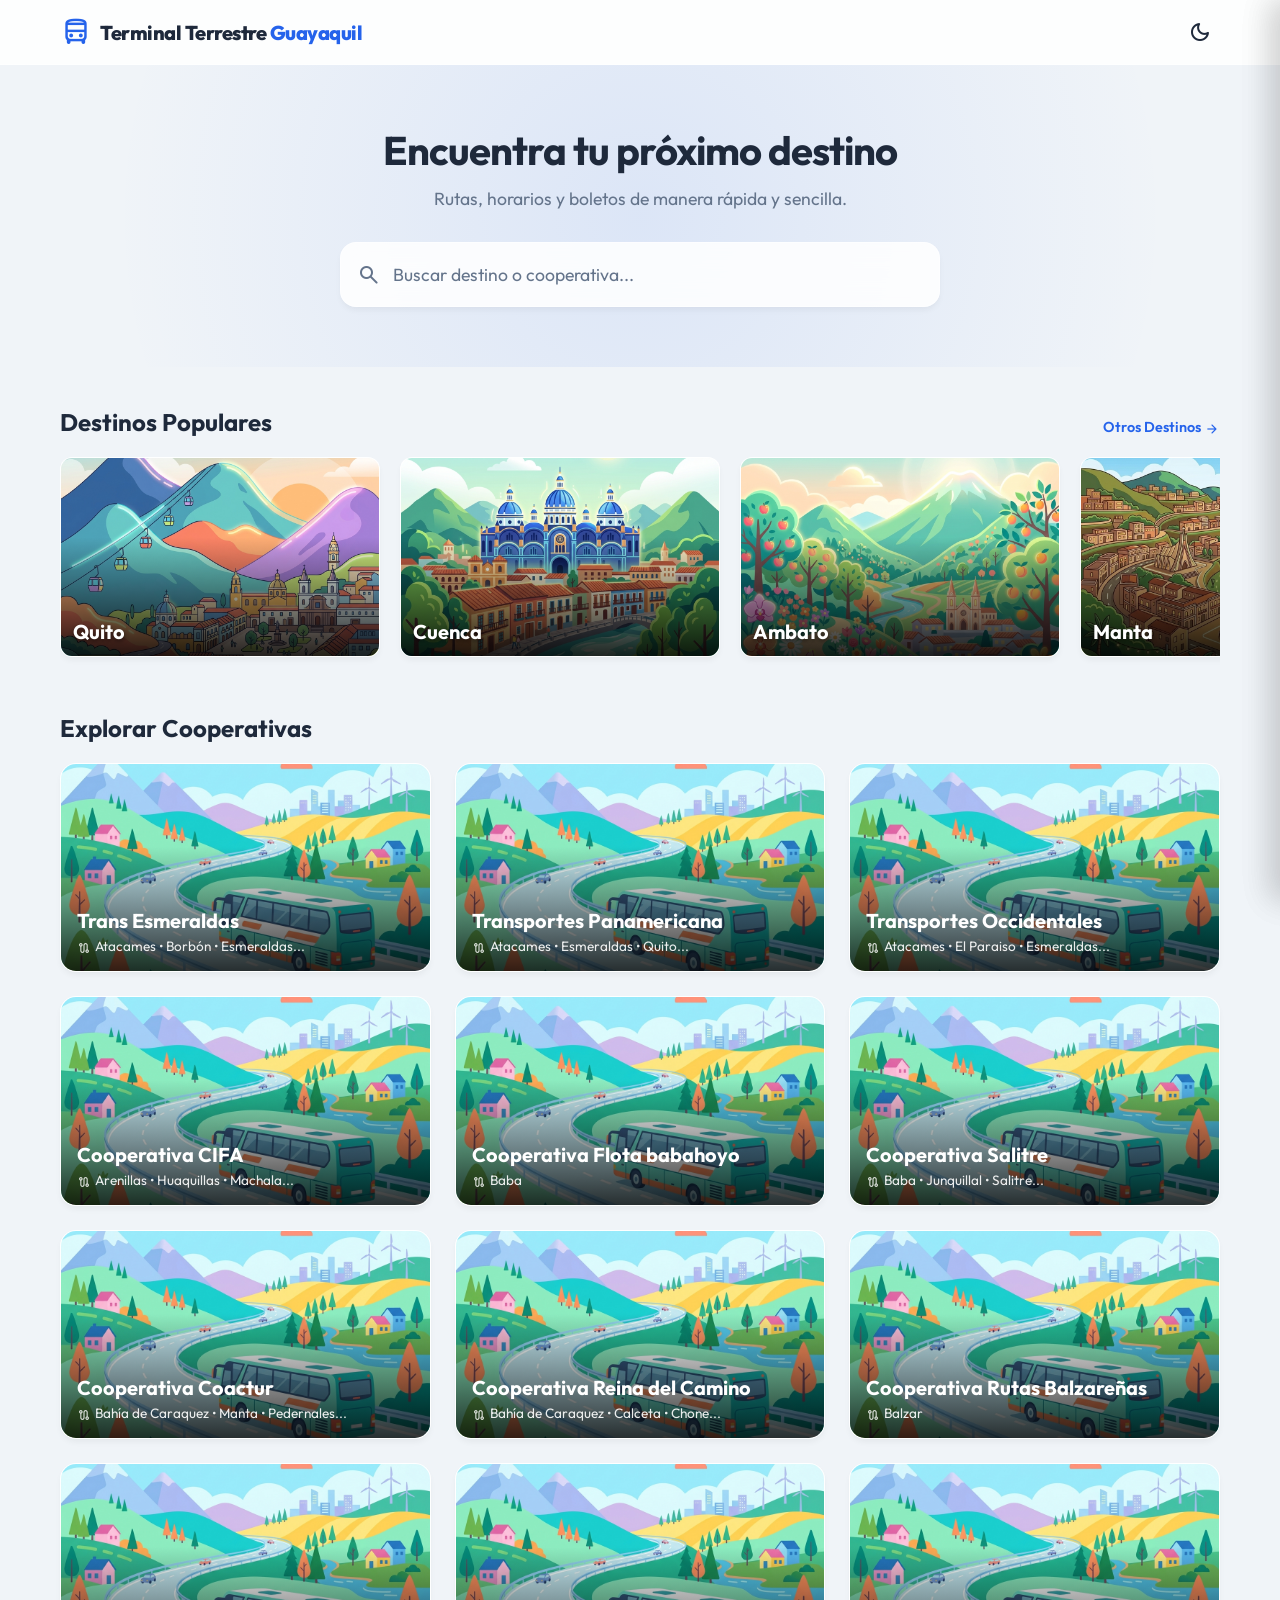
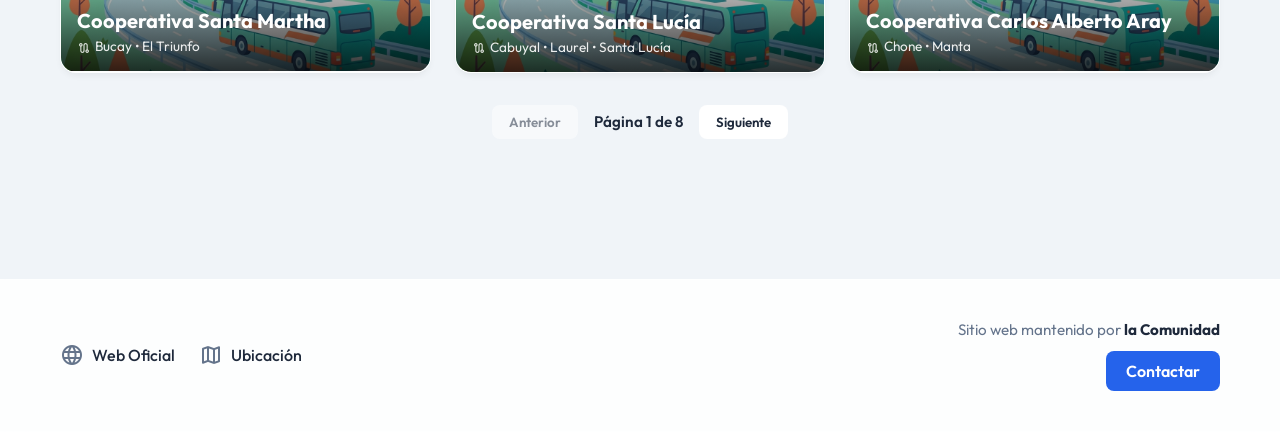
<file: index.html>
<!DOCTYPE html>
<html lang="es">
<head>
  <meta charset="utf-8"/>
  <meta name="viewport" content="width=device-width, initial-scale=1.0"/>
  <link rel="icon" href="data:image/svg+xml,<svg xmlns=%22http://www.w3.org/2000/svg%22 viewBox=%220 0 100 100%22><text y=%22.9em%22 font-size=%2290%22>🚌</text></svg>">
  <title>Terminal Terrestre Guayaquil</title>
  
  <meta name="description" content="Descubre cooperativas, horarios y rutas de viaje en el Terminal Terrestre Guayaquil.">
  
  <link rel="preconnect" href="https://fonts.googleapis.com">
  <link rel="preconnect" href="https://fonts.gstatic.com" crossorigin>
  <link href="https://fonts.googleapis.com/css2?family=Outfit:wght@300;400;500;600;700;800&display=swap" rel="stylesheet">
  <link href="https://fonts.googleapis.com/css2?family=Material+Symbols+Rounded:opsz,wght,FILL,GRAD@24,400,1,0" rel="stylesheet" />

  <link rel="stylesheet" href="css/styles.css">
</head>
<body class="theme-transition">
  <!-- Navbar -->
  <nav class="navbar glass">
    <div class="nav-content container">
      <div class="logo">
        <span class="material-symbols-rounded logo-icon">directions_bus</span>
        <h1>Terminal Terrestre <span class="accent-text">Guayaquil</span></h1>
      </div>
      <button id="theme-toggle" class="icon-btn" aria-label="Cambiar tema">
        <span class="material-symbols-rounded dark-icon">dark_mode</span>
        <span class="material-symbols-rounded light-icon hidden">light_mode</span>
      </button>
    </div>
  </nav>

  <!-- Hero Section -->
  <header class="hero">
    <div class="hero-bg"></div>
    <div class="container hero-content">
      <h2 class="hero-title">Encuentra tu próximo destino</h2>
      <p class="hero-subtitle">Rutas, horarios y boletos de manera rápida y sencilla.</p>
      
      <div class="search-box glass-card">
        <span class="material-symbols-rounded search-icon">search</span>
        <input type="text" id="search-input" placeholder="Buscar destino o cooperativa..." autocomplete="off">
      </div>
    </div>
  </header>

  <!-- Main Content -->
  <main class="container">
    <!-- Quick Filters -->
    <section class="section">
      <div class="section-header">
        <h3>Destinos Populares</h3>
        <button class="btn-text" id="btn-open-dests">Otros Destinos <span class="material-symbols-rounded" style="font-size:16px;vertical-align:middle;">arrow_forward</span></button>
      </div>
      <div class="dest-hero-grid">
        <div class="dest-hero-card glass-card" data-dest="Quito">
          <img src="assets/quito.png" alt="Quito">
          <div class="dest-hero-overlay"><h3>Quito</h3></div>
        </div>
        <div class="dest-hero-card glass-card" data-dest="Cuenca">
          <img src="assets/cuenca.png" alt="Cuenca">
          <div class="dest-hero-overlay"><h3>Cuenca</h3></div>
        </div>
        <div class="dest-hero-card glass-card" data-dest="Ambato">
          <img src="assets/ambato.png" alt="Ambato">
          <div class="dest-hero-overlay"><h3>Ambato</h3></div>
        </div>
        <div class="dest-hero-card glass-card" data-dest="Manta">
          <img src="assets/manta.png" alt="Manta">
          <div class="dest-hero-overlay"><h3>Manta</h3></div>
        </div>
      </div>
    </section>

    <!-- Results Grid -->
    <section class="section pb-xl">
      <div class="section-header">
        <h3>Explorar Cooperativas</h3>
      </div>
      <div id="no-results" class="empty-state hidden">
        <span class="material-symbols-rounded empty-icon">location_off</span>
        <p>No encontramos cooperativas para tu búsqueda.</p>
      </div>
      <div id="filter-indicator" class="hidden" style="display: flex; flex-wrap: wrap; justify-content: space-between; align-items: center; margin-bottom: 24px; padding: 12px 20px; border-radius: 12px; background: var(--bg-secondary); border: 1px solid var(--glass-border);">
        <span class="filter-text" style="font-size: 1.05rem; color: var(--text-primary);"></span>
        <button class="btn-text" id="btn-clear-main-filter" style="color: var(--text-secondary); font-weight: 500; display:flex; align-items:center; gap: 4px;"><span class="material-symbols-rounded" style="font-size:18px;">close</span>Limpiar filtros</button>
      </div>

      <div class="coop-grid" id="cooperativas-grid">
        <!-- Rendered by JS -->
      </div>
      <!-- Pagination -->
      <div class="pagination" id="pagination-controls"></div>
    </section>
  </main>

  <!-- Footer -->
  <footer class="footer glass">
    <div class="container footer-content">
      <div class="footer-links">
        <a href="https://ttg.ec/" target="_blank" rel="noopener" class="footer-link">
          <span class="material-symbols-rounded">language</span> Web Oficial
        </a>
        <a href="https://maps.app.goo.gl/e5bZxDLPYpLdcUAu5" target="_blank" rel="noopener" class="footer-link">
          <span class="material-symbols-rounded">map</span> Ubicación
        </a>
      </div>
      <div class="footer-credit">
        <p>Sitio web mantenido por <strong>la Comunidad</strong></p>
        <a href="mailto:franciscomujica.01@gmail.com" class="btn-contact">Contactar</a>
      </div>
    </div>
  </footer>

  <!-- Sliding Details Panel -->
  <div class="overlay" id="panel-overlay"></div>
  <aside class="side-panel" id="side-panel">
    <div class="panel-header glass">
      <button class="icon-btn" id="btn-close-panel" aria-label="Cerrar detalles">
        <span class="material-symbols-rounded">close</span>
      </button>
      <h3 class="panel-title" id="panel-coop-name">Nombre Cooperativa</h3>
    </div>
    <div class="panel-content" id="panel-content">
      <!-- Banner -->
      <div class="panel-banner">
        <img src="assets/bus-placeholder-light.png" alt="Cooperativa" loading="lazy">
        <div class="panel-banner-overlay">
          <span class="badge" id="panel-boleteria">Boletería #</span>
        </div>
      </div>
      <!-- Body details -->
      <div class="panel-body">
        
        <div class="info-section">
          <h4><span class="material-symbols-rounded">route</span> Rutas Principales</h4>
          <div class="route-tags" id="panel-destinations">
            <!-- Rendered by JS -->
          </div>
        </div>

        <div class="info-section">
          <h4><span class="material-symbols-rounded">schedule</span> Horarios de Salida</h4>
          <div class="time-grid" id="panel-schedules">
            <!-- Rendered by JS -->
          </div>
        </div>

        <div class="info-section">
          <h4><span class="material-symbols-rounded">contact_support</span> Contacto</h4>
          <ul class="contact-list" id="panel-contact">
            <!-- Rendered by JS -->
          </ul>
        </div>
        
      </div>
    </div>
  </aside>

  <!-- All Destinations Panel -->
  <aside class="side-panel" id="dest-panel">
    <div class="panel-header glass">
      <button class="icon-btn" id="btn-close-dest-panel" aria-label="Cerrar panel">
        <span class="material-symbols-rounded">close</span>
      </button>
      <h3 class="panel-title">Todos los Destinos</h3>
    </div>
    <div class="panel-content" style="padding: 24px; padding-top: 80px;">
      <button class="btn-text" id="btn-clear-filters" style="margin-bottom: 20px;">Mostrar todas las cooperativas</button>
      <div class="destinations-grid" id="destinations-grid">
        <!-- Rendered by JS -->
      </div>
    </div>
  </aside>

  <script src="js/app.js"></script>
</body>
</html>
</file>
<file: css/styles.css>
:root {
  /* Light Theme Variables */
  --bg-primary: #f0f4f8;
  --bg-secondary: #ffffff;
  --bg-panel: #ffffff;
  --text-primary: #1e293b;
  --text-secondary: #64748b;
  --accent: #2563eb;
  --accent-hover: #1d4ed8;
  --card-bg: rgba(255, 255, 255, 0.85);
  --glass-border: rgba(255, 255, 255, 0.5);
  --shadow-sm: 0 4px 6px -1px rgba(0, 0, 0, 0.05);
  --shadow-md: 0 10px 15px -3px rgba(0, 0, 0, 0.1);
  --panel-shadow: -10px 0 30px rgba(0,0,0,0.1);
}

[data-theme="dark"] {
  /* Dark Theme Variables */
  --bg-primary: #0f172a;
  --bg-secondary: #1e293b;
  --bg-panel: #1e293b;
  --text-primary: #f8fafc;
  --text-secondary: #94a3b8;
  --accent: #3b82f6;
  --accent-hover: #60a5fa;
  --card-bg: rgba(30, 41, 59, 0.7);
  --glass-border: rgba(255, 255, 255, 0.1);
  --shadow-sm: 0 4px 6px -1px rgba(0, 0, 0, 0.2);
  --shadow-md: 0 10px 25px -3px rgba(0, 0, 0, 0.3);
  --panel-shadow: -10px 0 30px rgba(0,0,0,0.5);
}

* {
  box-sizing: border-box;
  margin: 0;
  padding: 0;
  font-family: 'Outfit', sans-serif;
}

body {
  background-color: var(--bg-primary);
  color: var(--text-primary);
  min-height: 100vh;
  overflow-x: hidden;
}

.theme-transition {
  transition: background-color 0.3s ease, color 0.3s ease;
}

/* Typography */
h1, h2, h3, h4 { font-weight: 700; }
a { color: var(--accent); text-decoration: none; transition: color 0.2s; }
a:hover { color: var(--accent-hover); }

/* Layout Utilities */
.container {
  max-width: 1200px;
  margin: 0 auto;
  padding: 0 20px;
}
.pb-xl { padding-bottom: 80px; }
.hidden { display: none !important; }

/* Effects */
.glass {
  background: var(--card-bg);
  backdrop-filter: blur(16px);
  -webkit-backdrop-filter: blur(16px);
  border-bottom: 1px solid var(--glass-border);
}
.glass-card {
  background: var(--card-bg);
  backdrop-filter: blur(12px);
  -webkit-backdrop-filter: blur(12px);
  border: 1px solid var(--glass-border);
  border-radius: 16px;
  box-shadow: var(--shadow-sm);
}

/* Navbar */
.navbar {
  position: sticky;
  top: 0;
  z-index: 50;
  padding: 12px 0;
}
.nav-content {
  display: flex;
  justify-content: space-between;
  align-items: center;
}
.logo {
  display: flex;
  align-items: center;
  gap: 8px;
}
.logo-icon {
  font-size: 32px;
  color: var(--accent);
}
.logo h1 {
  font-size: 1.25rem;
  font-weight: 800;
  margin: 0;
  letter-spacing: -0.5px;
}
.accent-text { color: var(--accent); }

.icon-btn {
  background: transparent;
  border: none;
  color: var(--text-primary);
  cursor: pointer;
  padding: 8px;
  border-radius: 50%;
  display: grid;
  place-items: center;
  transition: background 0.2s;
}
.icon-btn:hover { background: rgba(150, 150, 150, 0.1); }

/* Hero */
.hero {
  position: relative;
  padding: 60px 0;
  text-align: center;
  overflow: hidden;
}
.hero-bg {
  position: absolute;
  top: -50%; left: -50%; width: 200%; height: 200%;
  background: radial-gradient(circle at center, var(--accent) 0%, transparent 40%);
  opacity: 0.1;
  pointer-events: none;
}
.hero-content {
  position: relative;
  z-index: 10;
}
.hero-title {
  font-size: 2.5rem;
  margin-bottom: 12px;
  letter-spacing: -1px;
}
.hero-subtitle {
  font-size: 1.1rem;
  color: var(--text-secondary);
  margin-bottom: 32px;
}

/* Search */
.search-box {
  display: flex;
  align-items: center;
  max-width: 600px;
  margin: 0 auto;
  padding: 8px 16px;
  transition: box-shadow 0.3s, transform 0.3s;
}
.search-box:focus-within {
  box-shadow: var(--shadow-md);
  transform: translateY(-2px);
  border-color: var(--accent);
}
.search-icon { color: var(--text-secondary); font-size: 24px; margin-right: 12px; }
.search-box input {
  flex: 1;
  background: transparent;
  border: none;
  padding: 12px 0;
  font-size: 1.1rem;
  color: var(--text-primary);
  outline: none;
}
.search-box input::placeholder { color: var(--text-secondary); }

/* Sections */
.section { margin-top: 40px; }
.section-header {
  display: flex;
  justify-content: space-between;
  align-items: flex-end;
  margin-bottom: 20px;
}
.section-header h3 { font-size: 1.5rem; color: var(--text-primary); }
.btn-text {
  background: none; border: none; color: var(--accent);
  font-weight: 600; cursor: pointer; font-size: 0.9rem;
}
.btn-text:hover { text-decoration: underline; }

/* Destinations Filter (Old/Secondary) */
.destinations-grid {
  display: grid;
  grid-template-columns: repeat(auto-fill, minmax(100px, 1fr));
  gap: 16px;
}
.no-scrollbar::-webkit-scrollbar { display: none; }
.no-scrollbar { -ms-overflow-style: none; scrollbar-width: none; }

/* Popular Destinations (Hero Cards) */
.dest-hero-grid {
  display: flex;
  overflow-x: auto;
  gap: 20px;
  padding: 8px 4px 16px 4px;
  margin-top: -8px;
  scroll-snap-type: x mandatory;
}
.dest-hero-grid::-webkit-scrollbar { display: none; }
.dest-hero-grid { -ms-overflow-style: none; scrollbar-width: none; }

.dest-hero-card {
  position: relative;
  width: 320px;
  height: 200px;
  border-radius: 12px;
  flex: 0 0 auto;
  scroll-snap-align: start;
  overflow: hidden;
  cursor: pointer;
  transition: transform 0.3s, box-shadow 0.3s;
  padding: 0;
}
.dest-hero-card:hover { transform: translateY(-5px); box-shadow: var(--shadow-md); border-color: var(--accent); }
.dest-hero-card.active { border: 2px solid var(--accent); }
.dest-hero-card img {
  width: 100%; height: 100%;
  object-fit: cover;
  transition: transform 0.5s;
}
.dest-hero-card:hover img { transform: scale(1.05); }
.dest-hero-overlay {
  position: absolute;
  inset: 0;
  background: linear-gradient(to top, rgba(0,0,0,0.85) 0%, transparent 60%);
  display: flex;
  align-items: flex-end;
  padding: 12px;
}
.dest-hero-overlay h3 { color: #fff; font-size: 1.25rem; margin: 0; z-index: 2; text-shadow: 0 2px 4px rgba(0,0,0,0.5);}

.dest-card {
  flex: 0 0 auto;
  display: flex;
  flex-direction: column;
  align-items: center;
  gap: 12px;
  padding: 16px;
  border: none;
  cursor: pointer;
  min-width: 100px;
  transition: transform 0.2s, background 0.2s;
  background: var(--card-bg);
}
.dest-card:hover { transform: translateY(-4px); }
.dest-card.active { border-color: var(--accent); background: rgba(37, 99, 235, 0.1); }

.dest-icon {
  width: 50px; height: 50px;
  border-radius: 12px;
  background: rgba(37, 99, 235, 0.1);
  color: var(--accent);
  display: grid;
  place-items: center;
}
.dest-card.active .dest-icon { background: var(--accent); color: #fff; }
.dest-name { font-weight: 600; color: var(--text-primary); font-size: 0.9rem; }

/* Grid */
.coop-grid {
  display: grid;
  grid-template-columns: repeat(auto-fill, minmax(280px, 1fr));
  gap: 24px;
}

.coop-card {
  display: block;
  cursor: pointer;
  overflow: hidden;
  position: relative;
  transition: transform 0.3s, box-shadow 0.3s;
  padding: 0;
  text-align: left;
}
.coop-card:hover {
  transform: translateY(-5px);
  box-shadow: var(--shadow-md);
}

.card-img-wrapper {
  position: relative;
  width: 100%;
  aspect-ratio: 16/9;
  overflow: hidden;
}
.card-img {
  width: 100%; height: 100%;
  object-fit: cover;
  transition: transform 0.5s;
}
.coop-card:hover .card-img { transform: scale(1.05); }

.card-overlay {
  position: absolute;
  inset: 0;
  background: linear-gradient(to top, rgba(0,0,0,0.8) 0%, transparent 60%);
}

.card-content {
  position: absolute;
  bottom: 0; left: 0; right: 0;
  padding: 16px;
  color: #fff;
  z-index: 2;
}

.card-title { font-size: 1.25rem; font-weight: 700; margin-bottom: 4px; }
.card-routes { font-size: 0.85rem; opacity: 0.9; white-space: nowrap; overflow: hidden; text-overflow: ellipsis; display: block;}

.badge {
  position: absolute;
  top: 12px; right: 12px;
  background: var(--accent);
  color: #fff;
  padding: 4px 10px;
  border-radius: 20px;
  font-size: 0.75rem;
  font-weight: 700;
  box-shadow: 0 2px 4px rgba(0,0,0,0.2);
  z-index: 2;
}

/* Empty State */
.empty-state {
  text-align: center;
  padding: 60px 20px;
  color: var(--text-secondary);
}
.empty-icon { font-size: 64px; margin-bottom: 16px; opacity: 0.5; }

/* Side Panel */
.overlay {
  position: fixed; inset: 0;
  background: rgba(0, 0, 0, 0.5);
  backdrop-filter: blur(4px);
  -webkit-backdrop-filter: blur(4px);
  z-index: 90;
  opacity: 0; visibility: hidden;
  transition: opacity 0.3s;
}
.overlay.active { opacity: 1; visibility: visible; }

.side-panel {
  position: fixed;
  top: 0; right: 0; bottom: 0;
  width: 100%; max-width: 450px;
  background: var(--bg-panel);
  z-index: 100;
  box-shadow: var(--panel-shadow);
  transform: translateX(100%);
  transition: transform 0.4s cubic-bezier(0.16, 1, 0.3, 1);
  display: flex; flex-direction: column;
}
.side-panel.open { transform: translateX(0); }

.panel-header {
  display: flex; align-items: center; gap: 16px;
  padding: 16px 20px;
  position: absolute; top: 0; left: 0; right: 0;
  z-index: 10;
}
.panel-title { font-size: 1.25rem; white-space: nowrap; overflow: hidden; text-overflow: ellipsis; flex: 1; margin:0;}

.panel-content {
  flex: 1;
  overflow-y: auto;
  padding-bottom: 40px;
}

.panel-banner {
  position: relative;
  width: 100%; aspect-ratio: 4/3;
}
.panel-banner img { width: 100%; height: 100%; object-fit: cover; }
.panel-banner-overlay {
  position: absolute; bottom: 0; left: 0; right: 0;
  height: 50%;
  background: linear-gradient(to top, var(--bg-panel) 0%, transparent 100%);
}

.panel-body { padding: 0 24px; position:relative; top: -20px; z-index: 5;}

.info-section { margin-bottom: 32px; }
.info-section h4 {
  font-size: 1.1rem; color: var(--text-primary);
  display: flex; align-items: center; gap: 8px;
  margin-bottom: 16px;
  padding-bottom: 8px; border-bottom: 1px solid var(--glass-border);
}
.info-section h4 span { color: var(--accent); }

.route-tags { display: flex; flex-wrap: wrap; gap: 8px; }
.route-tag {
  background: var(--bg-primary); border: 1px solid var(--glass-border);
  padding: 6px 12px; border-radius: 20px; font-size: 0.85rem; font-weight: 500;
}

.time-grid { display: grid; grid-template-columns: repeat(auto-fill, minmax(80px, 1fr)); gap: 10px; }
.time-chip {
  background: rgba(37, 99, 235, 0.05); border: 1px solid rgba(37, 99, 235, 0.2);
  color: var(--accent); font-weight: 600; text-align: center;
  padding: 8px; border-radius: 8px; font-size: 0.9rem;
}

.contact-list { list-style: none; display: flex; flex-direction: column; gap: 12px; }
.contact-item { display: flex; align-items: center; gap: 12px; font-size: 0.95rem; }
.contact-icon { color: var(--accent); }

/* Footer */
.footer {
  margin-top: 60px;
  padding: 40px 0;
  border-top: 1px solid var(--glass-border);
}
.footer-content {
  display: flex;
  flex-wrap: wrap;
  justify-content: space-between;
  align-items: center;
  gap: 24px;
}
.footer-links {
  display: flex;
  gap: 24px;
}
.footer-link {
  display: flex;
  align-items: center;
  gap: 8px;
  color: var(--text-primary);
  font-weight: 500;
  transition: color 0.3s;
}
.footer-link:hover { color: var(--accent); }
.footer-link span { color: var(--text-secondary); }

.footer-credit {
  display: flex;
  flex-direction: column;
  align-items: flex-end;
  gap: 12px;
}
.footer-credit p {
  color: var(--text-secondary);
  font-size: 0.95rem;
}
.footer-credit strong { color: var(--text-primary); }

.btn-contact {
  display: inline-block;
  background: var(--accent);
  color: #fff;
  padding: 10px 20px;
  border-radius: 8px;
  font-weight: 600;
  text-decoration: none;
  transition: background 0.3s, transform 0.2s;
}
.btn-contact:hover {
  background: var(--accent-hover);
  color: #fff;
  transform: translateY(-2px);
}

/* Pagination */
.pagination {
  display: flex;
  justify-content: center;
  align-items: center;
  gap: 16px;
  margin-top: 32px;
}
.btn-page {
  padding: 8px 16px;
  border-radius: 8px;
  font-weight: 600;
  border: 1px solid var(--glass-border);
  background: var(--bg-secondary);
  color: var(--text-primary);
  cursor: pointer;
  transition: background 0.2s, color 0.2s;
}
.btn-page:hover:not(:disabled) {
  background: var(--accent);
  color: #fff;
  border-color: var(--accent);
}
.btn-page:disabled {
  opacity: 0.5;
  cursor: not-allowed;
}
.page-info {
  font-weight: 600;
  color: var(--text-primary);
  font-size: 0.95rem;
}

/* Responsive */
@media (max-width: 768px) {
  .dest-hero-card {
    width: 300px;
    max-width: 85vw;
  }
}

@media (max-width: 640px) {
  .hero-title { font-size: 2rem; }
  .coop-grid { grid-template-columns: 1fr; }
  .footer-content { flex-direction: column; align-items: center; text-align: center; }
  .footer-credit { align-items: center; }
}
</file>
